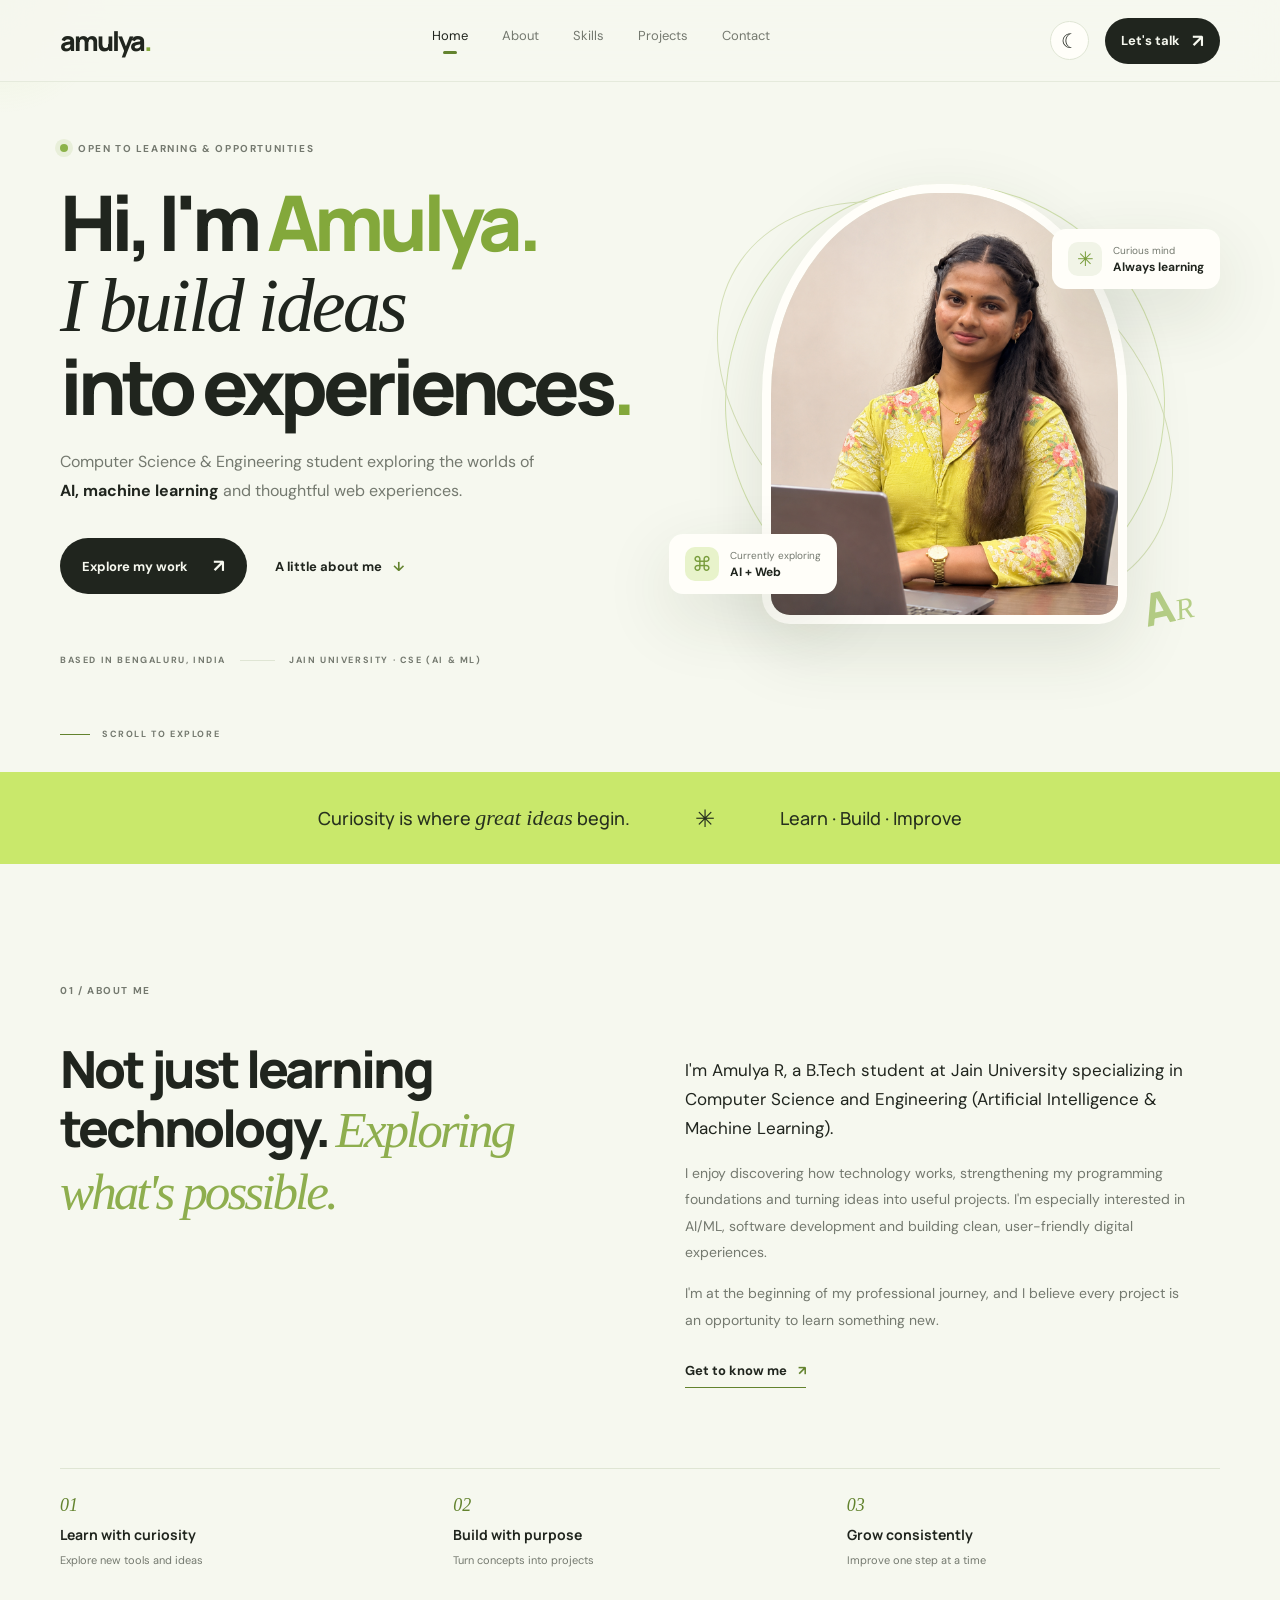
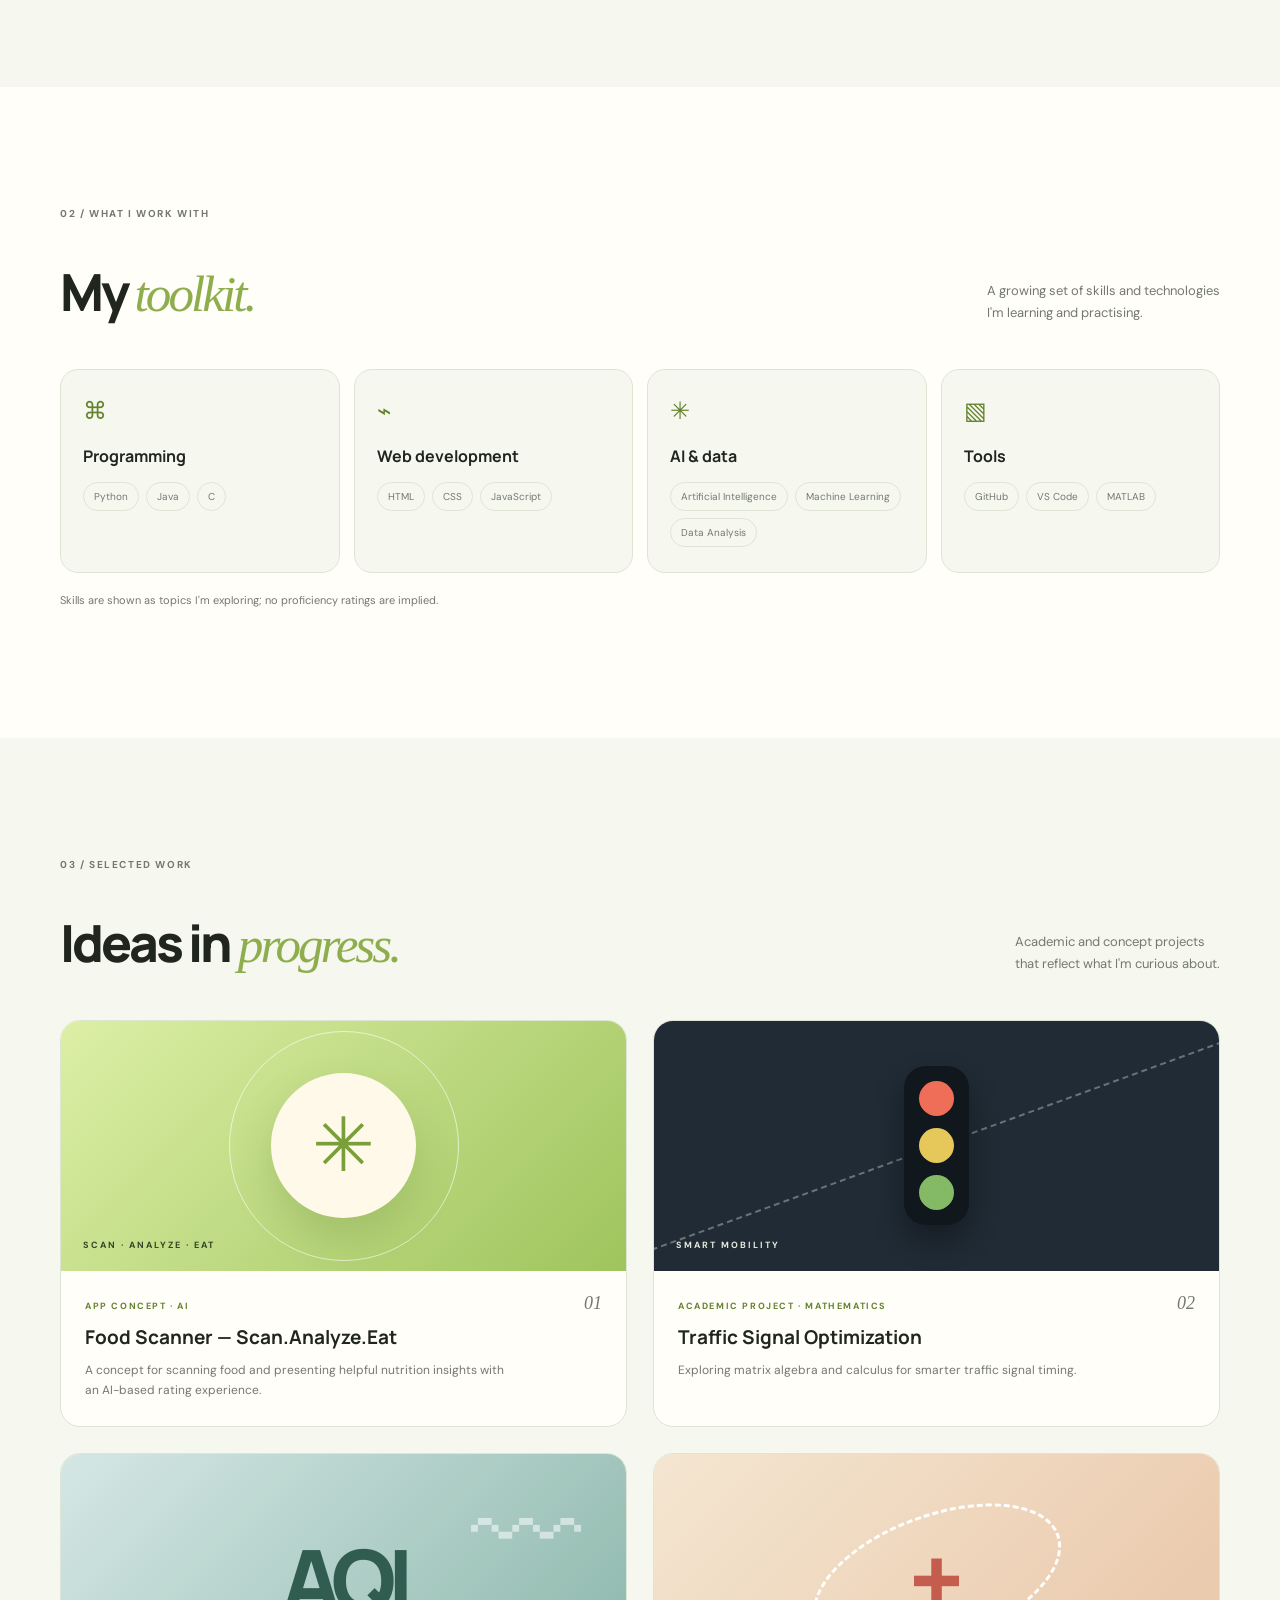
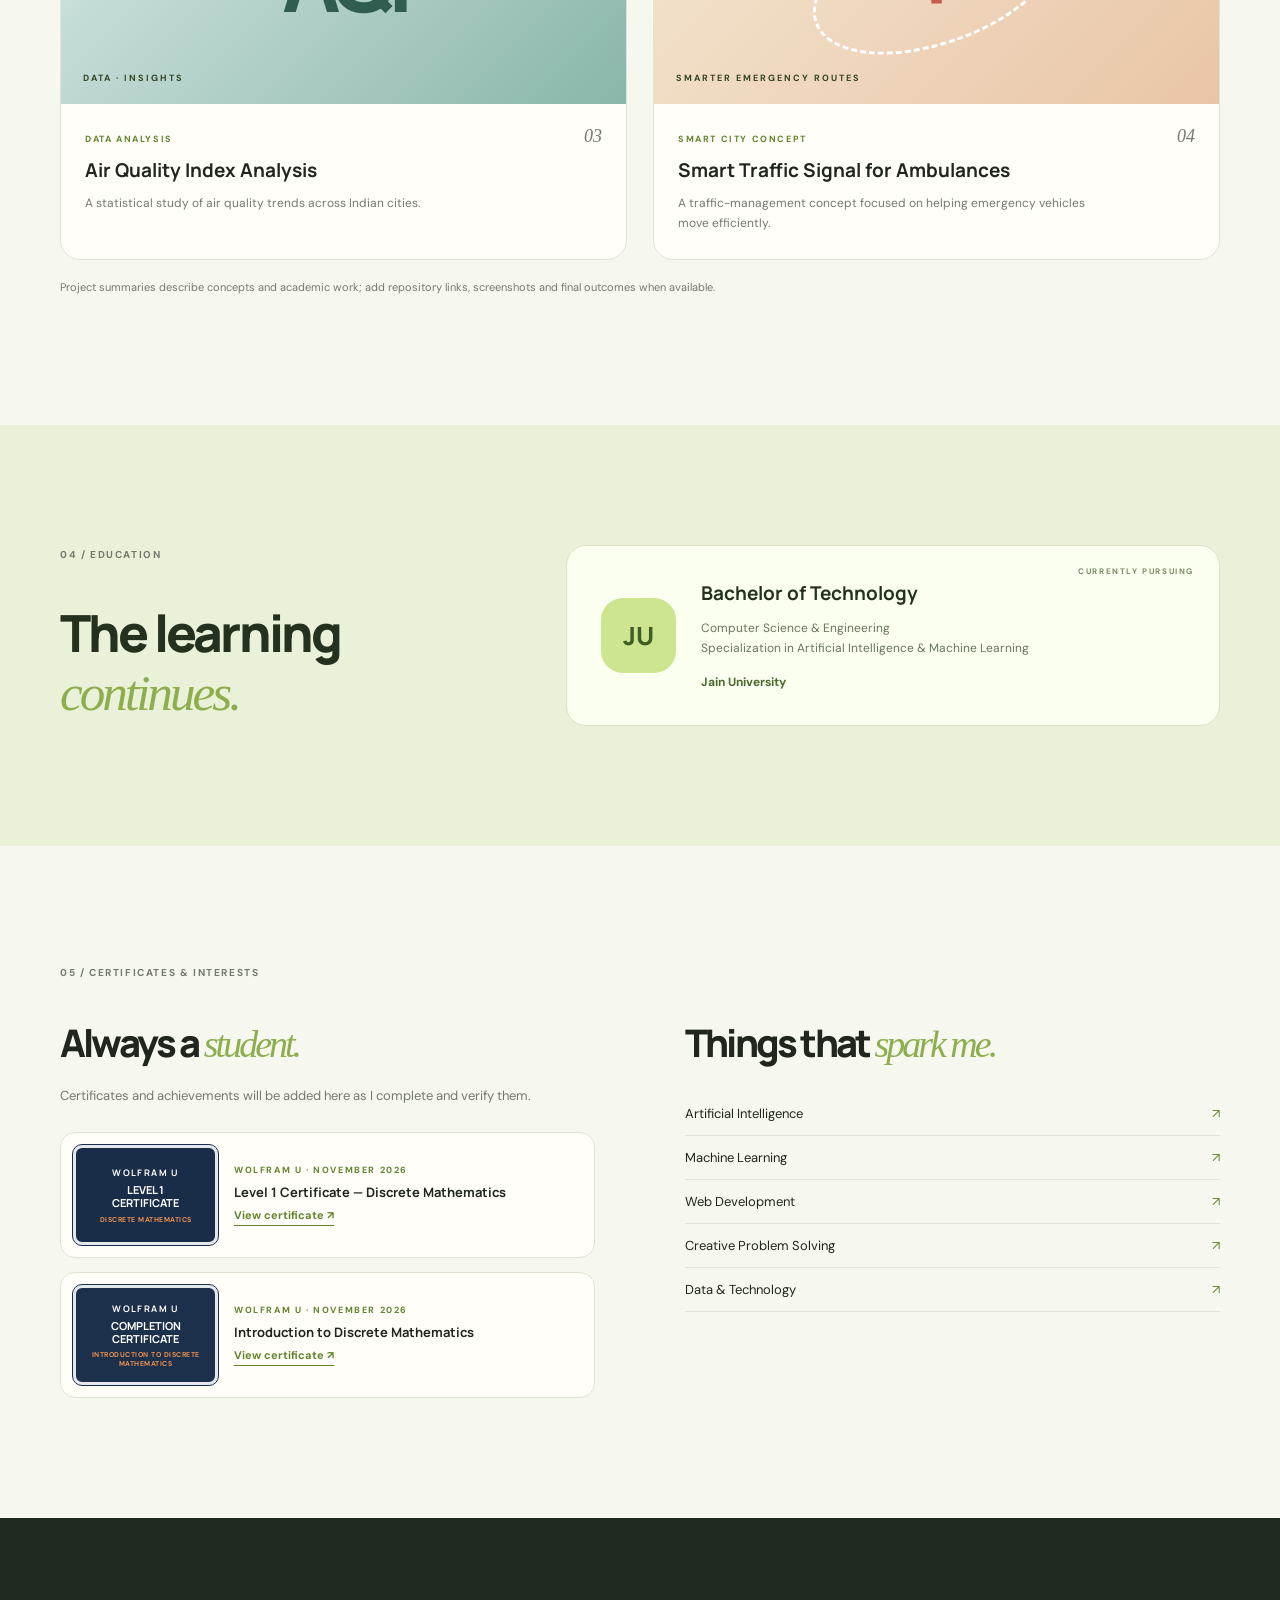
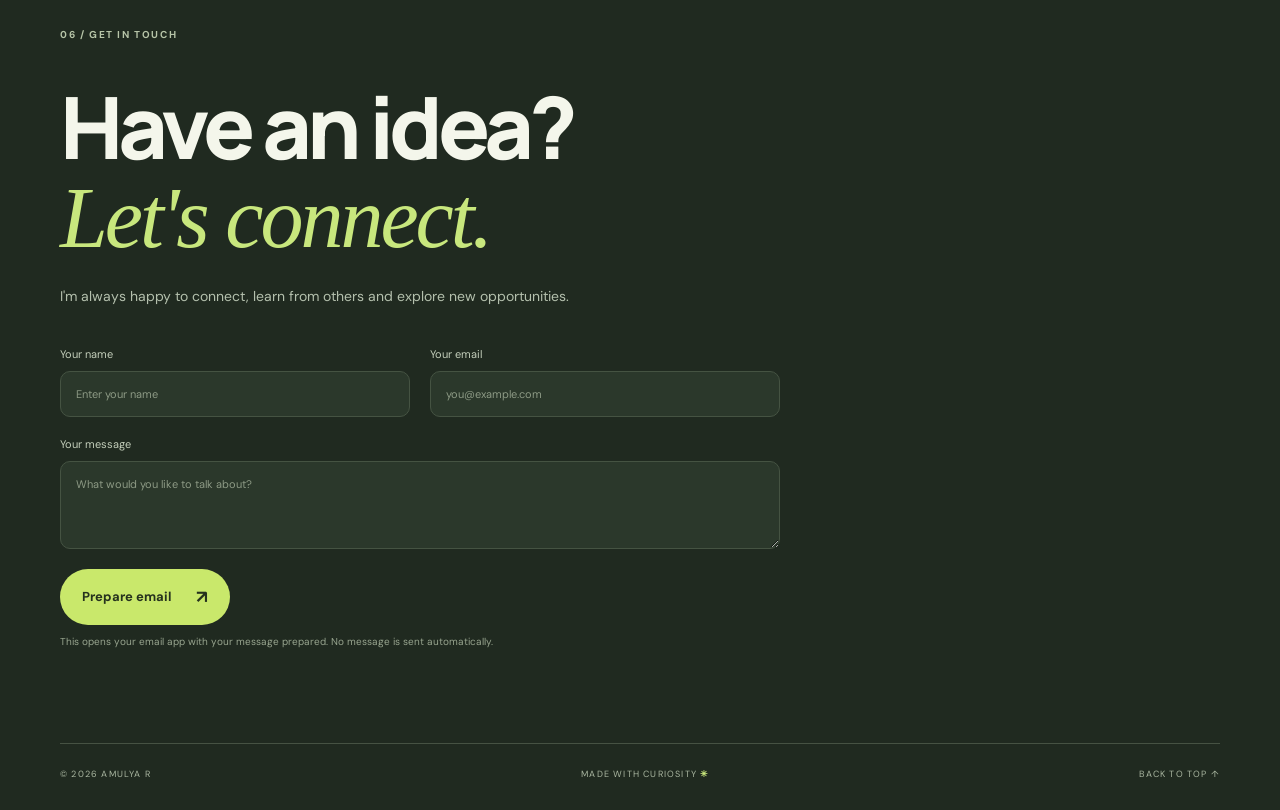
<file: public/portfolio/index.html>
<!doctype html>
<html lang="en">
<head>
  <meta charset="utf-8">
  <meta name="viewport" content="width=device-width, initial-scale=1">
  <meta name="description" content="Amulya R — Computer Science and Engineering student interested in AI, machine learning and web development.">
  <meta name="theme-color" content="#f6f8ef">
  <title>Amulya R | Portfolio</title>
  <link rel="preconnect" href="https://fonts.googleapis.com">
  <link rel="preconnect" href="https://fonts.gstatic.com" crossorigin>
  <link href="https://fonts.googleapis.com/css2?family=DM+Sans:wght@400;500;600;700&family=Manrope:wght@400;500;600;700;800&display=swap" rel="stylesheet">
  <link rel="stylesheet" href="style.css">
</head>
<body>
  <div class="loader" id="loader"><span class="loader-mark">A<span>.</span></span><span>Loading portfolio</span></div>
  <div class="cursor-glow" aria-hidden="true"></div>
  <header class="site-header">
    <a class="brand" href="#home" aria-label="Amulya home">amulya<span>.</span></a>
    <nav class="desktop-nav" aria-label="Main navigation">
      <a href="#home" class="nav-link active">Home</a><a href="#about" class="nav-link">About</a>
      <a href="#skills" class="nav-link">Skills</a><a href="#projects" class="nav-link">Projects</a>
      <a href="#contact" class="nav-link">Contact</a>
    </nav>
    <div class="header-actions">
      <button class="theme-toggle" id="themeToggle" aria-label="Toggle dark mode">☾</button>
      <a class="button button-small header-cta" href="#contact">Let's talk <span>↗</span></a>
      <button class="menu-toggle" id="menuToggle" aria-label="Open menu" aria-expanded="false"><span></span><span></span></button>
    </div>
  </header>

  <main>
    <section class="hero section-wrap" id="home">
      <div class="hero-copy reveal">
        <div class="eyebrow"><span class="status-dot"></span> OPEN TO LEARNING & OPPORTUNITIES</div>
        <h1>Hi, I'm <span class="name-highlight">Amulya.</span><br><span class="serif-line">I build ideas</span><br>into experiences<span class="green-dot">.</span></h1>
        <p class="hero-subtitle">Computer Science & Engineering student exploring the worlds of <strong>AI, machine learning</strong> and thoughtful web experiences.</p>
        <div class="hero-buttons"><a class="button" href="#projects">Explore my work <span>↗</span></a><a class="text-link" href="#about">A little about me <span>↓</span></a></div>
        <div class="hero-meta"><span>BASED IN BENGALURU, INDIA</span><span class="meta-line"></span><span>JAIN UNIVERSITY · CSE (AI & ML)</span></div>
      </div>
      <div class="hero-visual reveal">
        <div class="image-orbit orbit-one"></div><div class="image-orbit orbit-two"></div>
        <div class="portrait-frame"><img src="amulya-portrait.png" alt="Portrait of Amulya wearing a yellow floral kurta"></div>
        <div class="floating-note note-top"><span class="note-icon">✳</span><span>Curious mind<br><b>Always learning</b></span></div>
        <div class="floating-note note-bottom"><span class="note-icon green-icon">⌘</span><span>Currently exploring<br><b>AI + Web</b></span></div>
        <div class="hero-stamp">A<span>R</span></div>
      </div>
      <a class="scroll-cue" href="#about"><span></span> SCROLL TO EXPLORE</a>
    </section>

    <section class="intro-strip"><p>Curiosity is where <em>great ideas</em> begin.</p><span>✳</span><p>Learn · Build · Improve</p></section>

    <section class="content-section section-wrap" id="about">
      <div class="section-kicker reveal">01 / ABOUT ME</div>
      <div class="about-grid">
        <div class="section-heading reveal"><h2>Not just learning<br>technology. <span class="serif-line">Exploring what's possible.</span></h2></div>
        <div class="about-copy reveal"><p class="lead">I'm Amulya R, a B.Tech student at Jain University specializing in Computer Science and Engineering (Artificial Intelligence & Machine Learning).</p><p>I enjoy discovering how technology works, strengthening my programming foundations and turning ideas into useful projects. I'm especially interested in AI/ML, software development and building clean, user-friendly digital experiences.</p><p class="muted">I'm at the beginning of my professional journey, and I believe every project is an opportunity to learn something new.</p><a class="inline-arrow" href="#contact">Get to know me <span>↗</span></a></div>
      </div>
      <div class="about-facts reveal"><div><span class="fact-number">01</span><b>Learn with curiosity</b><small>Explore new tools and ideas</small></div><div><span class="fact-number">02</span><b>Build with purpose</b><small>Turn concepts into projects</small></div><div><span class="fact-number">03</span><b>Grow consistently</b><small>Improve one step at a time</small></div></div>
    </section>

    <section class="content-section skills-section" id="skills">
      <div class="section-wrap">
        <div class="section-kicker reveal">02 / WHAT I WORK WITH</div>
        <div class="section-title-row reveal"><h2>My <span class="serif-line">toolkit.</span></h2><p>A growing set of skills and technologies<br>I'm learning and practising.</p></div>
        <div class="skills-grid">
          <article class="skill-card reveal"><span class="skill-symbol">⌘</span><h3>Programming</h3><div class="chips"><span>Python</span><span>Java</span><span>C</span></div></article>
          <article class="skill-card reveal"><span class="skill-symbol">⌁</span><h3>Web development</h3><div class="chips"><span>HTML</span><span>CSS</span><span>JavaScript</span></div></article>
          <article class="skill-card reveal"><span class="skill-symbol">✳</span><h3>AI & data</h3><div class="chips"><span>Artificial Intelligence</span><span>Machine Learning</span><span>Data Analysis</span></div></article>
          <article class="skill-card reveal"><span class="skill-symbol">▧</span><h3>Tools</h3><div class="chips"><span>GitHub</span><span>VS Code</span><span>MATLAB</span></div></article>
        </div>
        <p class="small-note">Skills are shown as topics I'm exploring; no proficiency ratings are implied.</p>
      </div>
    </section>

    <section class="content-section section-wrap" id="projects">
      <div class="section-kicker reveal">03 / SELECTED WORK</div>
      <div class="section-title-row reveal"><h2>Ideas in <span class="serif-line">progress.</span></h2><p>Academic and concept projects<br>that reflect what I'm curious about.</p></div>
      <div class="projects-grid">
        <article class="project-card project-large reveal"><div class="project-art food-art"><span class="art-orbit"></span><span class="food-plate">✳</span><span class="art-label">SCAN · ANALYZE · EAT</span></div><div class="project-info"><div><span class="project-type">APP CONCEPT · AI</span><h3>Food Scanner — Scan.Analyze.Eat</h3><p>A concept for scanning food and presenting helpful nutrition insights with an AI-based rating experience.</p></div><span class="project-index">01</span></div></article>
        <article class="project-card reveal"><div class="project-art traffic-art"><div class="traffic-light"><i></i><i></i><i></i></div><span class="road-line"></span><span class="art-label">SMART MOBILITY</span></div><div class="project-info"><div><span class="project-type">ACADEMIC PROJECT · MATHEMATICS</span><h3>Traffic Signal Optimization</h3><p>Exploring matrix algebra and calculus for smarter traffic signal timing.</p></div><span class="project-index">02</span></div></article>
        <article class="project-card reveal"><div class="project-art air-art"><div class="air-cloud">〰</div><span class="aqi-number">AQI</span><span class="art-label">DATA · INSIGHTS</span></div><div class="project-info"><div><span class="project-type">DATA ANALYSIS</span><h3>Air Quality Index Analysis</h3><p>A statistical study of air quality trends across Indian cities.</p></div><span class="project-index">03</span></div></article>
        <article class="project-card reveal"><div class="project-art ambulance-art"><div class="ambulance-cross">+</div><div class="route-path"></div><span class="art-label">SMARTER EMERGENCY ROUTES</span></div><div class="project-info"><div><span class="project-type">SMART CITY CONCEPT</span><h3>Smart Traffic Signal for Ambulances</h3><p>A traffic-management concept focused on helping emergency vehicles move efficiently.</p></div><span class="project-index">04</span></div></article>
      </div>
      <p class="small-note">Project summaries describe concepts and academic work; add repository links, screenshots and final outcomes when available.</p>
    </section>

    <section class="content-section education-section">
      <div class="section-wrap education-grid">
        <div><div class="section-kicker reveal">04 / EDUCATION</div><h2 class="reveal">The learning<br><span class="serif-line">continues.</span></h2></div>
        <div class="education-card reveal"><span class="education-date">CURRENTLY PURSUING</span><div class="education-mark">JU</div><div><h3>Bachelor of Technology</h3><p>Computer Science & Engineering<br>Specialization in Artificial Intelligence & Machine Learning</p><b>Jain University</b></div></div>
      </div>
    </section>

    <section class="content-section certificates-section section-wrap">
      <div class="section-kicker reveal">05 / CERTIFICATES & INTERESTS</div>
      <div class="cert-interest-grid">
        <div class="reveal"><h2>Always a <span class="serif-line">student.</span></h2><p class="muted">Certificates and achievements will be added here as I complete and verify them.</p><div class="certificate-list">
          <article class="certificate-card">
            <div class="certificate-preview level-preview"><span>WOLFRAM U</span><b>LEVEL 1<br>CERTIFICATE</b><small>DISCRETE MATHEMATICS</small></div>
            <div class="certificate-details"><span class="project-type">WOLFRAM U · NOVEMBER 2026</span><b>Level 1 Certificate — Discrete Mathematics</b><a href="wolfram-level-1-discrete-mathematics.pdf" target="_blank" rel="noopener">View certificate ↗</a></div>
          </article>
          <article class="certificate-card">
            <div class="certificate-preview completion-preview"><span>WOLFRAM U</span><b>COMPLETION<br>CERTIFICATE</b><small>INTRODUCTION TO DISCRETE MATHEMATICS</small></div>
            <div class="certificate-details"><span class="project-type">WOLFRAM U · NOVEMBER 2026</span><b>Introduction to Discrete Mathematics</b><a href="introduction-to-discrete-mathematics.pdf" target="_blank" rel="noopener">View certificate ↗</a></div>
          </article>
        </div></div>
        <div class="reveal interests"><h2>Things that <span class="serif-line">spark me.</span></h2><div class="interest-list"><span>Artificial Intelligence <i>↗</i></span><span>Machine Learning <i>↗</i></span><span>Web Development <i>↗</i></span><span>Creative Problem Solving <i>↗</i></span><span>Data & Technology <i>↗</i></span></div></div>
      </div>
    </section>

    <section class="contact-section" id="contact"><div class="section-wrap contact-inner">
      <div class="section-kicker reveal">06 / GET IN TOUCH</div><h2 class="reveal">Have an idea?<br><span class="serif-line">Let's connect.</span></h2>
      <p class="contact-intro reveal">I'm always happy to connect, learn from others and explore new opportunities.</p>
      <form class="contact-form reveal" id="contactForm"><div class="form-row"><label>Your name<input name="name" required placeholder="Enter your name"></label><label>Your email<input name="email" type="email" required placeholder="you@example.com"></label></div><label>Your message<textarea name="message" rows="4" required placeholder="What would you like to talk about?"></textarea></label><button class="button form-submit" type="submit">Prepare email <span>↗</span></button><p class="form-note" id="formNote">This opens your email app with your message prepared. No message is sent automatically.</p></form>
      <div class="contact-bottom"><span>© <span id="year"></span> AMULYA R</span><span>MADE WITH CURIOSITY <b>✳</b></span><a href="#home">BACK TO TOP ↑</a></div>
    </div></section>
  </main>
  <script src="config.js"></script><script src="main.js"></script>
</body>
</html>
</file>
<file: public/portfolio/style.css>
@import url('https://fonts.googleapis.com/css2?family=DM+Sans:wght@400;500;600;700&family=Manrope:wght@400;500;600;700;800&display=swap');
:root{--bg:#f6f8ef;--paper:#fffef9;--ink:#20251e;--muted:#74796f;--green:#c9e86b;--green-dark:#63832e;--line:#dfe5d4;--shadow:0 24px 70px rgba(44,61,25,.12);--serif:Georgia,serif}
*{box-sizing:border-box}html{scroll-behavior:smooth;scroll-padding-top:95px}body{margin:0;background:var(--bg);color:var(--ink);font-family:'DM Sans',sans-serif;transition:background .3s,color .3s}body.dark{--bg:#171c17;--paper:#202820;--ink:#f1f3e9;--muted:#a5ad9d;--line:#394337;--green:#a9d653;--green-dark:#c1e87c;--shadow:0 24px 70px rgba(0,0,0,.3)}a{color:inherit;text-decoration:none}button,input,textarea{font:inherit}.section-wrap{width:min(1160px,calc(100% - 64px));margin:auto}.site-header{height:82px;padding:0 max(32px,calc((100vw - 1160px)/2));display:flex;align-items:center;justify-content:space-between;position:sticky;top:0;z-index:20;background:color-mix(in srgb,var(--bg) 88%,transparent);backdrop-filter:blur(18px);border-bottom:1px solid color-mix(in srgb,var(--line) 70%,transparent)}.brand{font:800 27px Manrope;letter-spacing:-2px}.brand span,.green-dot,.name-highlight{color:#83a83b}.desktop-nav{display:flex;gap:34px}.nav-link{font-size:13px;color:var(--muted);transition:.2s}.nav-link:hover,.nav-link.active{color:var(--ink)}.nav-link.active:after{content:"";display:block;height:3px;width:14px;background:var(--green-dark);border-radius:5px;margin:7px auto 0}.header-actions{display:flex;align-items:center;gap:16px}.theme-toggle,.menu-toggle{border:1px solid var(--line);background:var(--paper);color:var(--ink);width:39px;height:39px;border-radius:50%;cursor:pointer;font-size:20px}.button{display:inline-flex;align-items:center;gap:25px;background:var(--ink);color:var(--bg);border:0;border-radius:100px;padding:16px 22px;font-weight:700;font-size:13px;transition:transform .2s,background .2s}.button:hover{transform:translateY(-3px);background:#688b32}.button span{font-size:18px}.button-small{padding:11px 16px;gap:12px}.menu-toggle{display:none}.hero{min-height:690px;display:grid;grid-template-columns:1.05fr .95fr;align-items:center;position:relative;padding-top:54px;padding-bottom:100px}.eyebrow,.section-kicker,.hero-meta,.scroll-cue,.project-type,.education-date{font-size:10px;letter-spacing:1.6px;font-weight:700;color:var(--muted)}.eyebrow{display:flex;align-items:center;gap:10px}.status-dot{width:8px;height:8px;border-radius:50%;background:#8cb34a;box-shadow:0 0 0 5px #8cb34b22}.hero h1{font:800 clamp(54px,6vw,82px)/1.04 Manrope;letter-spacing:-5px;margin:27px 0 23px}.serif-line{font-family:var(--serif);font-weight:400;font-style:italic;letter-spacing:-3px}.hero-subtitle{max-width:480px;color:var(--muted);font-size:16px;line-height:1.8}.hero-subtitle strong{color:var(--ink)}.hero-buttons{display:flex;align-items:center;gap:28px;margin-top:32px}.text-link,.inline-arrow{font-size:13px;font-weight:700}.text-link span,.inline-arrow span{margin-left:8px;color:var(--green-dark)}.hero-meta{display:flex;align-items:center;gap:14px;margin-top:60px;font-size:9px}.meta-line{width:35px;height:1px;background:var(--line)}.hero-visual{height:520px;position:relative;display:flex;align-items:center;justify-content:center}.portrait-frame{width:min(365px,78%);height:440px;border-radius:48% 48% 28px 28px;overflow:hidden;position:relative;z-index:2;box-shadow:var(--shadow);border:9px solid var(--paper);background:#e4e9d7}.portrait-frame img{width:100%;height:100%;object-fit:cover;object-position:center 23%}.image-orbit{position:absolute;border:1px solid #a9c76a80;border-radius:50%;width:440px;height:440px;transform:rotate(-25deg)}.orbit-two{width:500px;height:350px;transform:rotate(35deg);border-color:#d4dfb7}.floating-note{position:absolute;z-index:3;background:var(--paper);padding:13px 16px;border-radius:14px;box-shadow:var(--shadow);display:flex;align-items:center;gap:11px;font-size:10px;color:var(--muted);line-height:1.5}.floating-note b{color:var(--ink);font-size:12px}.note-top{top:85px;right:0}.note-bottom{bottom:70px;left:0}.note-icon{width:34px;height:34px;display:grid;place-items:center;background:#f1f4e7;border-radius:10px;color:#799d3c;font-size:20px}.green-icon{background:#e8f3cb}.hero-stamp{position:absolute;right:5%;bottom:28px;font:800 45px Manrope;color:#9bbd5b;opacity:.7;transform:rotate(-12deg)}.hero-stamp span{font:italic 30px Georgia}.scroll-cue{position:absolute;bottom:32px;left:0;display:flex;align-items:center;gap:12px;font-size:9px}.scroll-cue span{width:30px;height:1px;background:var(--green-dark)}.intro-strip{background:var(--green);color:#27311e;min-height:92px;display:flex;align-items:center;justify-content:center;gap:65px;padding:20px}.intro-strip p{font:500 18px Manrope;margin:0}.intro-strip em{font:italic 22px Georgia}.intro-strip>span{font-size:24px}.content-section{padding-top:120px;padding-bottom:120px}.section-kicker{margin-bottom:42px}.about-grid{display:grid;grid-template-columns:1fr 1fr;gap:90px}.section-heading h2,.section-title-row h2,.education-grid h2,.cert-interest-grid h2{font:800 clamp(38px,4vw,54px)/1.15 Manrope;letter-spacing:-2.8px;margin:0}.section-heading .serif-line,.section-title-row .serif-line,.education-grid .serif-line,.cert-interest-grid .serif-line,.contact-inner .serif-line{color:#8eae4e}.about-copy{max-width:500px}.about-copy p{font-size:14px;line-height:1.9;color:var(--muted)}.about-copy .lead{font-size:17px;color:var(--ink);line-height:1.7}.inline-arrow{display:inline-block;margin-top:15px;border-bottom:1px solid var(--green-dark);padding-bottom:8px}.about-facts{display:grid;grid-template-columns:repeat(3,1fr);gap:20px;margin-top:80px;border-top:1px solid var(--line);padding-top:26px}.about-facts>div{display:flex;flex-direction:column;gap:9px}.fact-number{font:italic 18px Georgia;color:var(--green-dark)}.about-facts b{font:700 14px Manrope}.about-facts small{font-size:11px;color:var(--muted)}.skills-section{background:var(--paper)}.section-title-row{display:flex;justify-content:space-between;align-items:end;margin-bottom:45px}.section-title-row p{color:var(--muted);font-size:13px;line-height:1.7;margin:0}.skills-grid{display:grid;grid-template-columns:repeat(4,1fr);gap:14px}.skill-card{background:var(--bg);padding:25px 22px;border-radius:18px;min-height:190px;border:1px solid var(--line);transition:.25s}.skill-card:hover,.project-card:hover{transform:translateY(-6px);box-shadow:var(--shadow)}.skill-symbol{font-size:24px;color:var(--green-dark)}.skill-card h3{font:700 16px Manrope;margin:19px 0 15px}.chips{display:flex;flex-wrap:wrap;gap:7px}.chips span{font-size:10px;padding:7px 10px;border:1px solid var(--line);border-radius:30px;color:var(--muted)}.small-note{font-size:11px;color:var(--muted);margin-top:20px}.projects-grid{display:grid;grid-template-columns:1fr 1fr;gap:26px}.project-card{border:1px solid var(--line);background:var(--paper);border-radius:20px;overflow:hidden;transition:.25s}.project-art{height:250px;position:relative;overflow:hidden;display:flex;align-items:center;justify-content:center}.food-art{background:linear-gradient(135deg,#dcefa6,#9fc45d)}.food-plate{width:145px;height:145px;background:#fff9e9;border-radius:50%;display:grid;place-items:center;font-size:75px;color:#7a9f3a;box-shadow:0 20px 40px #526c2633;z-index:1}.art-orbit{position:absolute;width:230px;height:230px;border:1px solid #ffffff99;border-radius:50%}.art-label{position:absolute;bottom:20px;left:22px;font-size:9px;letter-spacing:2px;font-weight:700;color:#344425}.traffic-art{background:#202b35}.traffic-light{background:#10171d;border-radius:22px;padding:15px;display:flex;gap:12px;flex-direction:column;z-index:1;box-shadow:0 15px 30px #0005}.traffic-light i{width:35px;height:35px;border-radius:50%;background:#52616b}.traffic-light i:first-child{background:#ef6e57}.traffic-light i:nth-child(2){background:#e6c75a}.traffic-light i:last-child{background:#84ba66}.road-line{position:absolute;width:150%;height:1px;border-top:2px dashed #ffffff55;transform:rotate(-20deg)}.traffic-art .art-label{color:#e5ebdd}.air-art{background:linear-gradient(135deg,#d5e7e4,#8ab6aa)}.aqi-number{font:800 86px Manrope;color:#315c50;letter-spacing:-8px}.air-cloud{position:absolute;font-size:110px;color:#fff8;top:10px;right:45px}.ambulance-art{background:linear-gradient(135deg,#f4e6d1,#e9c5a7)}.ambulance-cross{font:800 100px Manrope;color:#c45d4d;z-index:1}.route-path{position:absolute;width:260px;height:130px;border:3px dashed #fff;border-radius:50%;transform:rotate(-20deg)}.project-info{padding:22px 24px 25px;display:flex;justify-content:space-between;gap:18px}.project-type{font-size:9px;color:var(--green-dark)}.project-info h3{font:700 19px Manrope;margin:10px 0}.project-info p{font-size:12px;line-height:1.7;color:var(--muted);max-width:420px;margin:0}.project-index{font:italic 18px Georgia;color:var(--muted)}.education-section{background:#eaf1d9;color:#25311f}.education-grid{display:grid;grid-template-columns:.8fr 1.2fr;align-items:center;gap:70px}.education-card{background:#fafff0;border:1px solid #d7e3c3;border-radius:20px;padding:34px;display:flex;align-items:center;gap:25px;position:relative}.education-date{position:absolute;top:20px;right:25px;font-size:8px;color:#7b8d64}.education-mark{width:75px;height:75px;border-radius:22px;background:#cce58e;display:grid;place-items:center;font:800 25px Manrope;color:#415d26}.education-card h3{font:700 19px Manrope;margin:0 0 9px}.education-card p{font-size:12px;line-height:1.7;color:#68755c}.education-card b{font-size:12px;color:#4c682f}.cert-interest-grid{display:grid;grid-template-columns:1fr 1fr;gap:90px}.cert-interest-grid h2{font-size:38px;margin-bottom:18px}.muted{color:var(--muted);font-size:13px;line-height:1.7}.empty-certificate{display:flex;align-items:center;gap:15px;border:1px dashed var(--line);border-radius:15px;padding:18px;margin-top:25px}.empty-certificate>span{width:38px;height:38px;display:grid;place-items:center;background:var(--green);border-radius:12px;font-size:22px;color:#344425}.empty-certificate div{display:flex;flex-direction:column;gap:5px}.empty-certificate b{font-size:13px}.empty-certificate small{font-size:10px;color:var(--muted)}.interest-list{margin-top:25px}.interest-list span{display:flex;justify-content:space-between;padding:13px 0;border-bottom:1px solid var(--line);font-size:13px}.interest-list i{font-style:normal;color:var(--green-dark)}.contact-section{background:#202a20;color:#f4f6eb;padding:110px 0 30px}.contact-section .section-kicker{color:#b7c5a8}.contact-inner h2{font:800 clamp(52px,7vw,86px)/1.02 Manrope;letter-spacing:-5px;margin:0}.contact-intro{color:#b4c0ad;font-size:14px;margin:24px 0 42px}.contact-inner .serif-line{color:#c8e77d}.contact-form{max-width:720px}.form-row{display:grid;grid-template-columns:1fr 1fr;gap:20px}.contact-form label{display:flex;flex-direction:column;gap:10px;font-size:11px;color:#c4cfbb;margin-bottom:20px}.contact-form input,.contact-form textarea{background:#2b382b;border:1px solid #455342;border-radius:10px;padding:15px;color:#fff;outline:none;resize:vertical}.contact-form input:focus,.contact-form textarea:focus{border-color:#c8e77d}.contact-form input::placeholder,.contact-form textarea::placeholder{color:#8d9a85}.form-submit{background:var(--green);color:#26321e;cursor:pointer}.form-note{font-size:10px;color:#98a58f}.contact-bottom{border-top:1px solid #465243;margin-top:95px;padding-top:24px;display:flex;justify-content:space-between;font-size:9px;letter-spacing:1.2px;color:#a9b6a0}.contact-bottom b{color:#c8e77d}.loader{position:fixed;inset:0;background:var(--bg);z-index:100;display:flex;flex-direction:column;align-items:center;justify-content:center;gap:14px;font-size:10px;letter-spacing:2px;color:var(--muted);transition:opacity .5s,visibility .5s}.loader.hidden{opacity:0;visibility:hidden}.loader-mark{font:800 50px Manrope;color:var(--ink);letter-spacing:-5px}.loader-mark span{color:#8eae4e}.cursor-glow{position:fixed;pointer-events:none;width:230px;height:230px;border-radius:50%;background:radial-gradient(circle,#b6dc6a22,transparent 70%);transform:translate(-50%,-50%);z-index:0}.reveal{opacity:0;transform:translateY(22px);transition:opacity .7s,transform .7s}.reveal.visible{opacity:1;transform:none}
@media(max-width:850px){.desktop-nav{gap:17px}.hero{grid-template-columns:1fr  .8fr}.hero h1{font-size:60px}.hero-visual{height:440px}.portrait-frame{height:370px}.image-orbit{width:360px;height:360px}.orbit-two{width:400px;height:300px}.skills-grid{grid-template-columns:1fr 1fr}.about-grid{gap:40px}.cert-interest-grid{gap:40px}}
@media(max-width:650px){.section-wrap{width:min(100% - 38px,520px)}.site-header{height:70px;padding:0 19px}.desktop-nav{display:none;position:absolute;top:69px;left:0;right:0;background:var(--paper);padding:22px;flex-direction:column;gap:20px;border-bottom:1px solid var(--line)}.desktop-nav.open{display:flex}.nav-link.active:after{display:none}.header-cta{display:none}.menu-toggle{display:flex;flex-direction:column;justify-content:center;align-items:center;gap:5px}.menu-toggle span{width:16px;height:1.5px;background:var(--ink)}.hero{display:flex;flex-direction:column;align-items:stretch;padding-top:55px;padding-bottom:75px}.hero h1{font-size:57px;letter-spacing:-3.5px}.hero-subtitle{font-size:14px}.hero-meta{margin-top:38px;flex-wrap:wrap;line-height:1.7}.hero-visual{height:430px;margin-top:20px}.portrait-frame{width:72%;height:380px}.image-orbit{width:350px;height:350px}.orbit-two{width:370px;height:290px}.note-top{right:-2px;top:48px}.note-bottom{left:-3px;bottom:40px}.scroll-cue{bottom:20px}.intro-strip{gap:15px;min-height:75px}.intro-strip p{font-size:12px}.intro-strip em{font-size:15px}.intro-strip>span{font-size:18px}.content-section{padding-top:80px;padding-bottom:80px}.section-kicker{margin-bottom:28px}.about-grid,.education-grid,.cert-interest-grid{grid-template-columns:1fr;gap:28px}.section-heading h2,.section-title-row h2,.education-grid h2{font-size:39px}.about-facts{grid-template-columns:1fr;gap:20px;margin-top:45px}.about-facts>div{display:grid;grid-template-columns:35px 1fr;gap:5px}.about-facts small{grid-column:2}.section-title-row{display:block}.section-title-row p{margin-top:15px}.skills-grid{gap:10px}.skill-card{padding:18px 14px;min-height:175px}.skill-card h3{font-size:14px}.chips span{font-size:9px;padding:6px 8px}.projects-grid{grid-template-columns:1fr;gap:18px}.project-art{height:220px}.education-card{padding:26px 20px;align-items:flex-start;flex-direction:column}.education-date{top:15px;right:16px;font-size:7px}.cert-interest-grid h2{font-size:34px}.contact-section{padding:80px 0 25px}.contact-inner h2{font-size:55px;letter-spacing:-3px}.form-row{grid-template-columns:1fr;gap:0}.contact-bottom{margin-top:65px;gap:15px;flex-wrap:wrap;font-size:8px}.cursor-glow{display:none}}
@media(prefers-reduced-motion:reduce){*,*:before,*:after{scroll-behavior:auto!important;transition:none!important;animation:none!important}.reveal{opacity:1;transform:none}}

/* Certificate cards */
.certificate-list{display:grid;gap:14px;margin-top:25px}
.certificate-card{display:grid;grid-template-columns:145px 1fr;gap:16px;align-items:center;padding:12px;border:1px solid var(--line);border-radius:15px;background:var(--paper)}
.certificate-preview{height:100px;border-radius:9px;background:#192d49;color:#fff;display:flex;flex-direction:column;align-items:center;justify-content:center;text-align:center;padding:8px;gap:5px;border:3px solid #e4e8ec;outline:1px solid #192d49}
.certificate-preview span{font:700 9px Manrope;letter-spacing:1.4px}
.certificate-preview b{font:700 11px Manrope;line-height:1.15}
.certificate-preview small{font:600 7px 'DM Sans';letter-spacing:.5px;color:#ff9a50}
.completion-preview{background:#1d304b}
.certificate-details{display:flex;flex-direction:column;align-items:flex-start;gap:7px}
.certificate-details>b{font:700 13px Manrope;line-height:1.4}
.certificate-details>a{font-size:11px;font-weight:700;color:var(--green-dark);border-bottom:1px solid var(--green-dark);padding-bottom:3px}
@media(max-width:650px){.certificate-card{grid-template-columns:105px 1fr;gap:12px;padding:9px}.certificate-preview{height:86px}.certificate-details>b{font-size:11px}}
</file>
